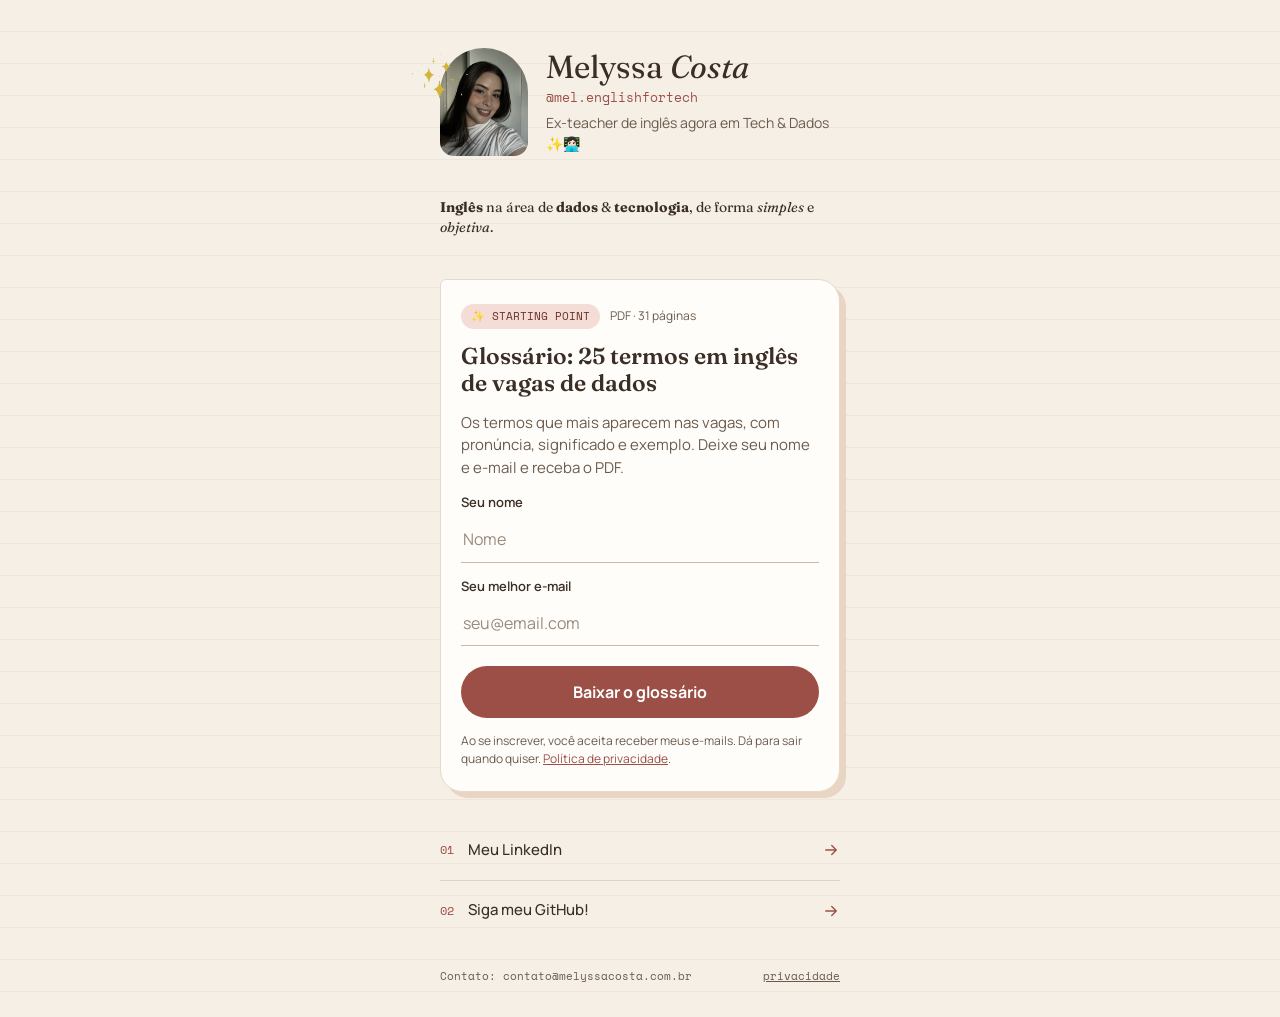
<file: index.html>
<!doctype html>
<html lang="pt-BR">
<head>
  <meta charset="utf-8">
  <meta name="viewport" content="width=device-width, initial-scale=1">
  <title>Melyssa Costa · @mel.englishfortech</title>
  <meta name="description" content="Inglês e dados para mulheres que estão começando em tech. Baixe o guia gratuito com 25 termos em inglês de vagas de dados.">

  <meta property="og:title" content="Melyssa Costa · @mel.englishfortech">
  <meta property="og:description" content="Inglês e dados para mulheres que estão começando em tech.">
  <meta property="og:type" content="website">
  <meta property="og:image" content="https://links.melyssacosta.com.br/assets/foto.jpg">

  <link rel="icon" href="assets/favicon.svg" type="image/svg+xml">

  <link rel="preconnect" href="https://fonts.googleapis.com">
  <link rel="preconnect" href="https://fonts.gstatic.com" crossorigin>
  <link href="https://fonts.googleapis.com/css2?family=Fraunces:ital,opsz,wght@0,9..144,400;0,9..144,600;1,9..144,400&family=Manrope:wght@400;500;600;700&family=Space+Mono&display=swap" rel="stylesheet">

  <link rel="stylesheet" href="style.css">

  <!-- Estilos extras do formulário do MailerLite (carregando, erro e sucesso) -->
  <style>
    .ml-form-embedSubmit { display: flex; flex-direction: column; }
    .ml-form-embedSubmit button.loading { display: none; opacity: .75; cursor: wait; }
    .ml-error input { border-bottom-color: #B3261E !important; box-shadow: 0 1.5px 0 #B3261E !important; }
    .success-box { padding: 6px 0 2px; }
    .success-box h3 { margin: 0 0 6px; font-family: var(--serif); font-weight: 600; font-size: 22px; }
    .success-box p { margin: 0; font-size: 15px; color: var(--muted); line-height: 1.5; }
  </style>
</head>
<body>
  <main class="page">

    <!-- ===== TOPO ===== -->
    <header class="profile">
      <div class="photo-wrap">
         <img src="assets/foto.jpg" alt="Foto de Melyssa Costa" class="photo">
         <img src="assets/sticker.gif" alt="" class="photo-sticker" aria-hidden="true">
      </div>

      <div class="profile-text">
        <h1>Melyssa <em>Costa</em></h1>
        <a class="handle" href="https://www.instagram.com/mel.englishfortech/" target="_blank" rel="noopener">@mel.englishfortech</a>
        <p class="role">Ex-teacher de inglês agora em Tech & Dados ✨👩🏻‍💻 </p>
      </div>
    </header>

    <p class="bio"><strong>Inglês</strong> na área de <strong>dados</strong> & <strong>tecnologia</strong>, de forma <em>simples</em> e <em>objetiva</em>.</p>

    <!-- ===== GUIA GRATUITO (ISCA) ===== -->
    <section class="freebie" aria-labelledby="freebie-title">
      <div class="freebie-meta">
        <span class="tag">✨ STARTING POINT</span>
        <span class="meta">PDF · 31 páginas</span>
      </div>

      <h2 id="freebie-title">Glossário: 25 termos em inglês de vagas de dados</h2>
      <p class="freebie-desc">Os termos que mais aparecem nas vagas, com pronúncia, significado e exemplo. Deixe seu nome e e-mail e receba o PDF.</p>

      <!-- Formulário conectado ao MailerLite (grupo "Guia 25 termos") -->
      <div id="mlb2-47353747" class="ml-form-embedContainer ml-subscribe-form ml-subscribe-form-47353747">
        <div class="ml-form-embedBody row-form">
          <form class="ml-block-form form" action="https://assets.mailerlite.com/jsonp/2726584/forms/201811321700746542/subscribe" data-code="" method="post" target="_blank">
            <div class="ml-form-formContent form">
              <div class="ml-form-fieldRow">
                <div class="ml-field-group ml-field-name">
                  <label class="field">
                    Seu nome
                    <input type="text" class="form-control" name="fields[name]" placeholder="Nome" autocomplete="given-name" required>
                  </label>
                </div>
              </div>
              <div class="ml-form-fieldRow ml-last-item">
                <div class="ml-field-group ml-field-email ml-validate-email ml-validate-required">
                  <label class="field">
                    Seu melhor e-mail
                    <input type="email" class="form-control" name="fields[email]" placeholder="seu@email.com" autocomplete="email" required>
                  </label>
                </div>
              </div>
            </div>

            <input type="hidden" name="ml-submit" value="1">
            <input type="hidden" name="anticsrf" value="true">

            <div class="ml-form-embedSubmit">
              <button type="submit" class="primary button">Baixar o glossário</button>
              <button disabled="disabled" style="display: none;" type="button" class="loading button">Enviando…</button>
            </div>

            <p class="consent">Ao se inscrever, você aceita receber meus e-mails. Dá para sair quando quiser. <a href="privacidade.html">Política de privacidade</a>.</p>
          </form>
        </div>

        <div class="ml-form-successBody row-success" style="display: none" role="status" aria-live="polite">
          <div class="success-box">
            <h3>Prontinho! ✨</h3>
            <p><strong>O guia está a caminho do seu e-mail.</strong> Confira também a caixa de spam.</p>
          </div>
        </div>
      </div>
    </section>

    <!-- ===== LINKS ===== -->
    <nav aria-label="Links">
      <ul class="links">
        <li>
          <a href="https://www.linkedin.com/in/melyssa-costa" target="_blank" rel="noopener">
            <span class="num">01</span>
            <span class="label">Meu LinkedIn</span>
            <svg class="arrow" viewBox="0 0 24 24" aria-hidden="true"><path d="M5 12h14M13 6l6 6-6 6"/></svg>
          </a>
        </li>
        <li>
          <a href="https://github.com/melyss-q" target="_blank" rel="noopener">
            <span class="num">02</span>
            <span class="label">Siga meu GitHub!</span>
            <svg class="arrow" viewBox="0 0 24 24" aria-hidden="true"><path d="M5 12h14M13 6l6 6-6 6"/></svg>
          </a>
        </li>
      </ul>
    </nav>

    <!-- ===== RODAPÉ ===== -->
    <footer class="footer">
      <span>Contato: contato@melyssacosta.com.br</span>
      <a href="privacidade.html">privacidade</a>
    </footer>

  </main>

  <!-- MailerLite: mostra a mensagem de sucesso depois da inscrição -->
  <script>
    function ml_webform_success_47353747() {
      var box = document.querySelector('.ml-subscribe-form-47353747');
      box.querySelector('.row-success').style.display = 'block';
      box.querySelector('.row-form').style.display = 'none';
    }
  </script>
  <script src="https://groot.mailerlite.com/js/w/webforms.min.js?v83147fa8ce2d95cb73ece7f28b469519" type="text/javascript"></script>
  <script>
    fetch("https://assets.mailerlite.com/jsonp/2726584/forms/201811321700746542/takel");
  </script>
</body>
</html>
</file>
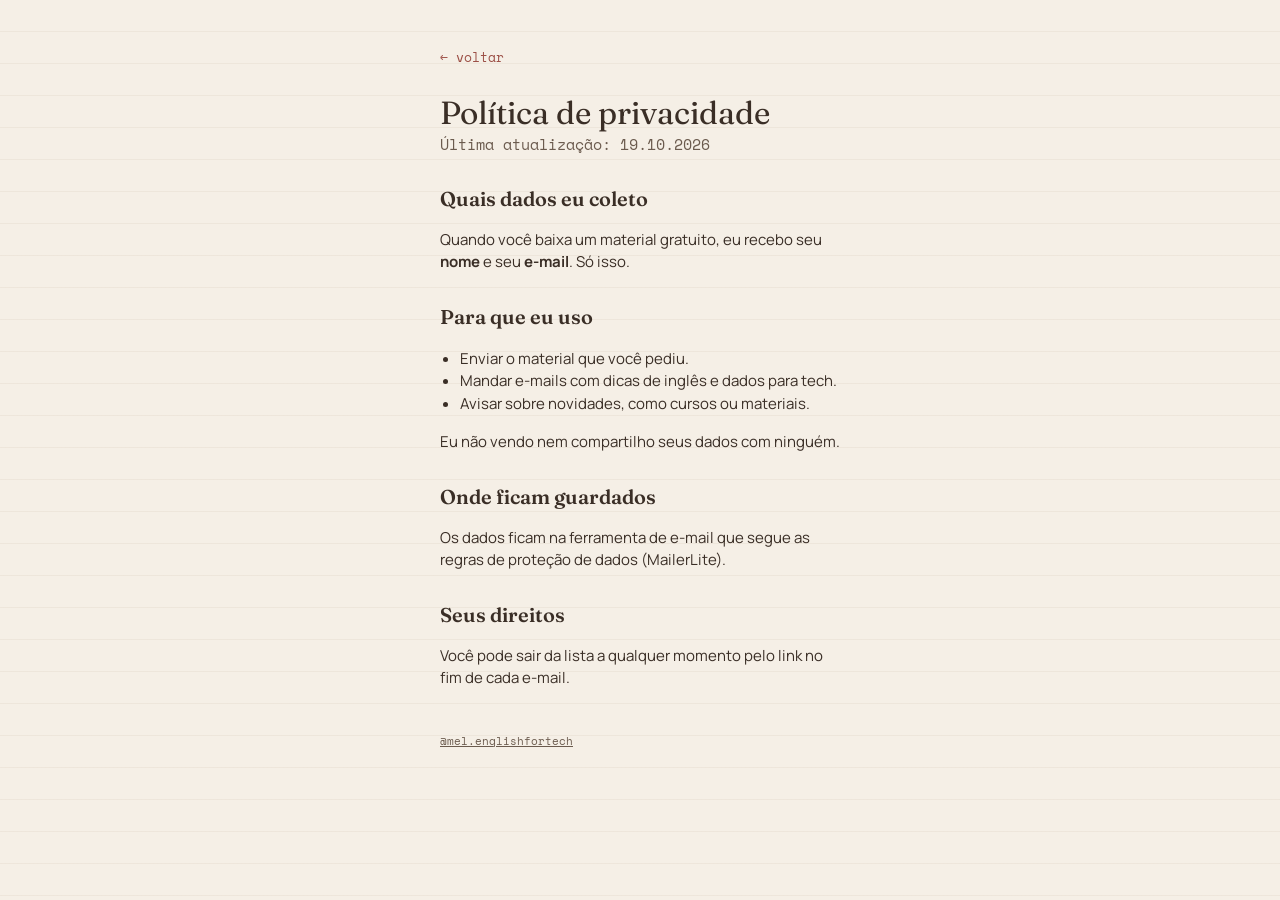
<file: privacidade.html>
<!doctype html>
<html lang="pt-BR">
<head>
  <meta charset="utf-8">
  <meta name="viewport" content="width=device-width, initial-scale=1">
  <title>Política de privacidade · @mel.englishfortech</title>
  <link rel="icon" href="assets/favicon.svg" type="image/svg+xml">
  <link rel="preconnect" href="https://fonts.googleapis.com">
  <link rel="preconnect" href="https://fonts.gstatic.com" crossorigin>
  <link href="https://fonts.googleapis.com/css2?family=Fraunces:ital,opsz,wght@0,9..144,400;0,9..144,600;1,9..144,400&family=Manrope:wght@400;500;600;700&family=Space+Mono&display=swap" rel="stylesheet">
  <link rel="stylesheet" href="style.css">
  <style>
    .text h1 { margin-bottom: 4px; }
    .text h2 { font-family: var(--serif); font-weight: 600; font-size: 20px; margin: 28px 0 8px; }
    .text p, .text li { font-size: 15px; }
    .text ul { padding-left: 20px; }
    .updated { font-family: var(--mono); font-size: 12px; color: var(--muted); margin: 0; }
  </style>
</head>
<body>
  <main class="page">
    <a class="handle" href="index.html">← voltar</a>

    <article class="text">
      <h1>Política de privacidade</h1>
      <p class="updated">Última atualização: 19.10.2026</p>

      <h2>Quais dados eu coleto</h2>
      <p>Quando você baixa um material gratuito, eu recebo seu <strong>nome</strong> e seu <strong>e-mail</strong>. Só isso.</p>

      <h2>Para que eu uso</h2>
      <ul>
        <li>Enviar o material que você pediu.</li>
        <li>Mandar e-mails com dicas de inglês e dados para tech.</li>
        <li>Avisar sobre novidades, como cursos ou materiais.</li>
      </ul>
      <p>Eu não vendo nem compartilho seus dados com ninguém.</p>

      <h2>Onde ficam guardados</h2>
      <p>Os dados ficam na ferramenta de e-mail que segue as regras de proteção de dados (MailerLite).</p>

      <h2>Seus direitos</h2>
      <p>Você pode sair da lista a qualquer momento pelo link no fim de cada e-mail</a>.</p>
    </article>

    <footer class="footer">
      <a href="index.html">@mel.englishfortech</a>
    </footer>
  </main>
</body>
</html>
</file>
<file: style.css>
/* =========================================================
   @mel.englishfortech — página de links
   Estilo: Café & Caderno
   Para mudar as cores, edite só as variáveis abaixo.
   ========================================================= */

:root {
  /* Cores */
  --bg: #F5EFE6;          /* fundo bege */
  --paper: #FFFDF9;       /* cartão do guia */
  --ink: #3A2E26;         /* texto principal (marrom escuro) */
  --muted: #6B5B4E;       /* texto secundário */
  --accent: #9C4F46;      /* rosa queimado (botão, números) */
  --accent-dark: #7E3C34; /* botão ao passar o mouse */
  --rose: #F3DDD6;        /* etiqueta "freebie" */
  --rose-ink: #6B3029;
  --line: #E0D2C2;        /* linhas dos links */
  --border: #E6D9C9;
  --shadow: #E8D5C4;      /* sombra "de papel" do cartão */
  --input-line: #CDB9A6;

  /* Fontes */
  --serif: 'Fraunces', Georgia, serif;
  --sans: 'Manrope', system-ui, -apple-system, sans-serif;
  --mono: 'Space Mono', ui-monospace, monospace;
}

* { box-sizing: border-box; }

html { -webkit-text-size-adjust: 100%; }

body {
  margin: 0;
  min-height: 100vh;
  background-color: var(--bg);
  /* linhas de caderno bem suaves */
  background-image: repeating-linear-gradient(
    to bottom,
    transparent 0 31px,
    rgba(150, 120, 90, 0.08) 31px 32px
  );
  color: var(--ink);
  font-family: var(--sans);
  font-size: 16px;
  line-height: 1.5;
}

a { color: var(--accent); }
a:hover { color: var(--accent-dark); }

a:focus-visible,
button:focus-visible {
  outline: 2px solid var(--accent);
  outline-offset: 3px;
  border-radius: 4px;
}

.page {
  max-width: 440px;
  margin: 0 auto;
  padding: 48px 20px 32px;
  display: flex;
  flex-direction: column;
  gap: 28px;
}

/* ---------- Topo ---------- */

.profile {
  display: flex;
  align-items: center;
  gap: 18px;
}

.photo {
  flex: none;
  width: 88px;
  height: 108px;
  border-radius: 44px 44px 14px 14px; /* formato de arco */
  background: var(--shadow);
  object-fit: cover;
  /* estilos do espaço reservado (somem quando vira <img>) */
  display: flex;
  align-items: center;
  justify-content: center;
  text-align: center;
  font-family: var(--mono);
  font-size: 10px;
  color: var(--muted);
}

.profile-text {
  display: flex;
  flex-direction: column;
  gap: 4px;
  min-width: 0;
}

h1 {
  margin: 0;
  font-family: var(--serif);
  font-weight: 400;
  font-size: 32px;
  line-height: 1.05;
}

.handle {
  font-family: var(--mono);
  font-size: 13px;
  text-decoration: none;
}

.role {
  margin: 0;
  font-size: 14px;
  color: var(--muted);
}

.bio {
  margin: 2;
  font-family: var(--serif);
  font-size: 14px;
  line-height: 1.4;
}

/* ---------- Guia gratuito ---------- */

.freebie {
  background: var(--paper);
  border: 1px solid var(--border);
  border-radius: 6px 22px 22px 22px;
  box-shadow: 6px 6px 0 var(--shadow);
  padding: 24px 20px;
  display: flex;
  flex-direction: column;
  gap: 14px;
}

.freebie-meta {
  display: flex;
  align-items: center;
  gap: 10px;
}

.tag {
  font-family: var(--mono);
  font-size: 11px;
  padding: 4px 10px;
  border-radius: 999px;
  background: var(--rose);
  color: var(--rose-ink);
}

.meta {
  font-size: 12px;
  color: var(--muted);
}

.freebie h2 {
  margin: 0;
  font-family: var(--serif);
  font-weight: 600;
  font-size: 23px;
  line-height: 1.2;
}

.freebie-desc {
  margin: 0;
  font-size: 15px;
  color: var(--muted);
}

.form {
  display: flex;
  flex-direction: column;
  gap: 14px;
}

.field {
  display: flex;
  flex-direction: column;
  gap: 4px;
  font-size: 13px;
  font-weight: 600;
}

.field input {
  height: 46px;
  padding: 0 2px;
  border: none;
  border-bottom: 1.5px solid var(--input-line);
  border-radius: 0;
  background: transparent;
  color: var(--ink);
  font-family: var(--sans);
  font-size: 16px; /* 16px evita o zoom automático no iPhone */
}

.field input::placeholder { color: #9A8A7C; }

.field input:focus {
  outline: none;
  border-bottom-color: var(--accent);
  box-shadow: 0 1.5px 0 var(--accent);
}

.button {
  margin-top: 6px;
  height: 52px;
  border: none;
  border-radius: 999px;
  background: var(--accent);
  color: #FFFFFF;
  font-family: var(--sans);
  font-size: 16px;
  font-weight: 700;
  cursor: pointer;
  transition: background-color 0.2s ease, transform 0.2s ease;
}

.button:hover { background: var(--accent-dark); }
.button:active { transform: translateY(1px); }

.consent {
  margin: 0;
  font-size: 12px;
  line-height: 1.45;
  color: var(--muted);
}

.form-status {
  margin: 0;
  font-size: 14px;
  font-weight: 600;
  color: var(--accent-dark);
}

.form-status:empty { display: none; }

/* ---------- Links ---------- */

.links {
  list-style: none;
  margin: 0;
  padding: 0;
}

.links li + li a { border-top: 1px solid var(--line); }

.links a {
  min-height: 60px;
  padding: 10px 0;
  display: flex;
  align-items: center;
  gap: 14px;
  text-decoration: none;
  color: var(--ink);
  font-size: 15px;
  font-weight: 500;
}

.links a:hover { color: var(--accent-dark); }

.num {
  font-family: var(--mono);
  font-size: 12px;
  color: var(--accent);
}

.label { flex: 1; }

.arrow {
  flex: none;
  width: 18px;
  height: 18px;
  fill: none;
  stroke: var(--accent);
  stroke-width: 1.8;
  stroke-linecap: round;
  stroke-linejoin: round;
  transition: transform 0.2s ease;
}

.links a:hover .arrow { transform: translateX(4px); }

/* ---------- Rodapé ---------- */

.footer {
  display: flex;
  justify-content: space-between;
  font-family: var(--mono);
  font-size: 11px;
  color: var(--muted);
}

.footer a { color: var(--muted); }

/* ---------- Telas bem pequenas ---------- */

@media (max-width: 360px) {
  .photo { width: 72px; height: 90px; }
  h1 { font-size: 28px; }
  .bio { font-size: 18px; }
}

@media (prefers-reduced-motion: reduce) {
  * { transition: none !important; }
}

/* GIF sobre o canto da foto */
.photo-wrap {
  position: relative;
  flex: none;
}
.photo-sticker {
  position: absolute;
  right: 60px;   /* mais negativo = mais para fora da foto */
  bottom: 50px;  /* mais negativo = mais para baixo */
  width: 60px;    /* tamanho do GIF */
  height: auto;
  pointer-events: none;
}

/* Para quem desativa animações no celular */
@media (prefers-reduced-motion: reduce) {
  .photo-sticker { display: none; }
}
</file>
